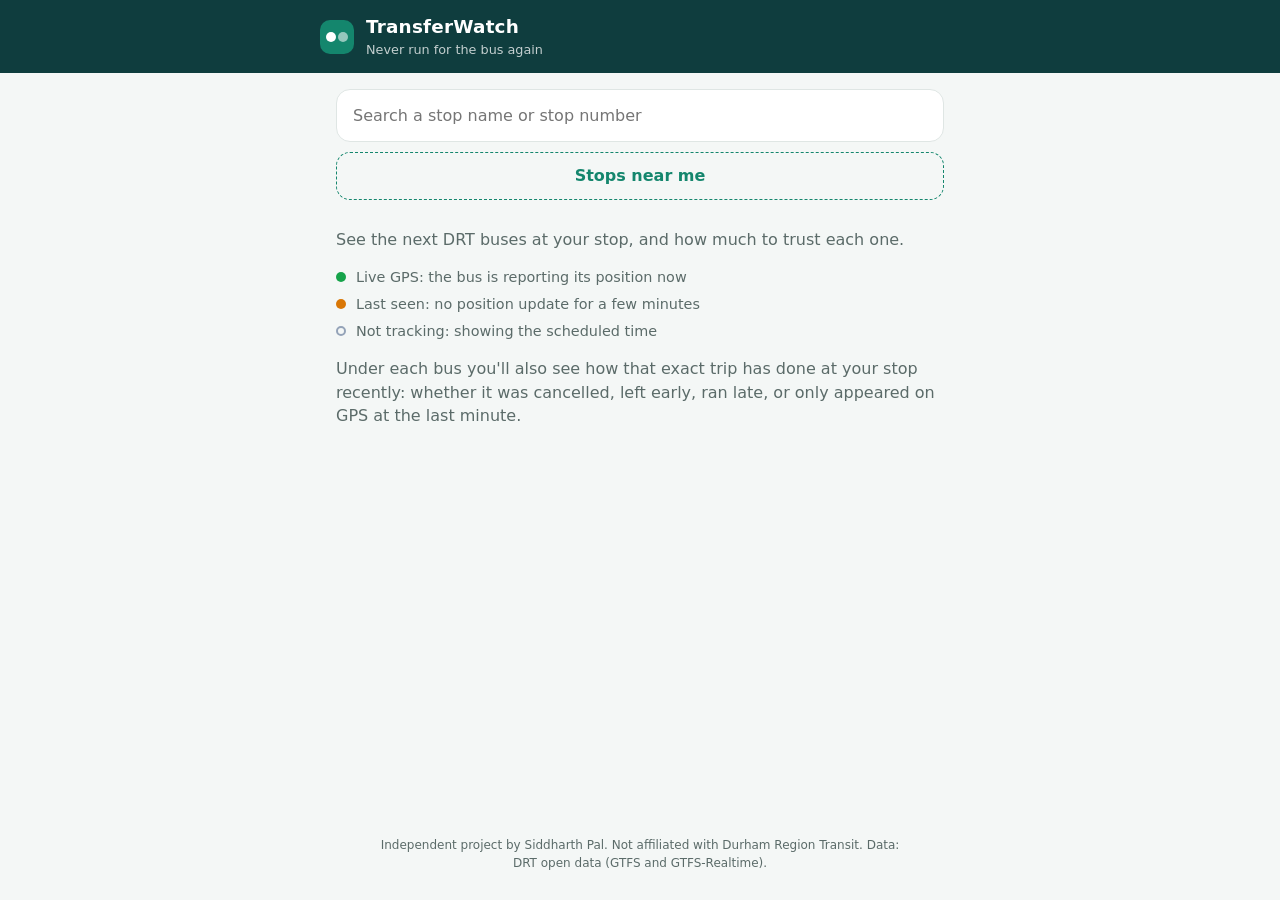
<file: docs/index.html>
<!DOCTYPE html>
<html lang="en">
<head>
  <meta charset="utf-8">
  <meta name="viewport" content="width=device-width, initial-scale=1, viewport-fit=cover">
  <title>TransferWatch · Live DRT arrivals</title>
  <meta name="description" content="Live Durham Region Transit arrivals that show when a bus is really tracking, cancelled, or schedule-only.">
  <meta name="theme-color" content="#0f3d3e">
  <link rel="icon" href="data:,">
  <link rel="stylesheet" href="style.css?v=5">
</head>
<body>
  <header class="top">
    <a class="brand" href="./" id="homeLink">
      <span class="logo" aria-hidden="true"></span>
      <span><strong>TransferWatch</strong><small>Never run for the bus again</small></span>
    </a>
  </header>

  <main>
    <!-- Home: search, near me, saved stops -->
    <section id="home">
      <label class="search">
        <span class="sr">Search stops</span>
        <input id="q" type="search" autocomplete="off" placeholder="Search a stop name or stop number">
      </label>
      <button id="near" class="ghost" type="button">Stops near me</button>
      <p id="nearMsg" class="hint" hidden></p>
      <ul id="results" class="list"></ul>

      <h2 id="savedTitle" hidden>Saved stops</h2>
      <ul id="saved" class="list"></ul>

      <div class="intro" id="intro">
        <p>See the next DRT buses at your stop, and how much to trust each one.</p>
        <ul class="legend">
          <li><span class="dot live"></span>Live GPS: the bus is reporting its position now</li>
          <li><span class="dot stale"></span>Last seen: no position update for a few minutes</li>
          <li><span class="dot none"></span>Not tracking: showing the scheduled time</li>
        </ul>
        <p>Under each bus you'll also see how that exact trip has done at your stop recently:
          whether it was cancelled, left early, ran late, or only appeared on GPS at the last minute.</p>
      </div>
    </section>

    <!-- Stop board -->
    <section id="stop" hidden>
      <div class="stophead">
        <button id="back" class="icon" type="button" aria-label="Back to search">&#8592;</button>
        <div class="stopname">
          <h1 id="stopName"></h1>
          <p id="stopMeta"></p>
        </div>
        <button id="star" class="icon" type="button" aria-pressed="false" aria-label="Save stop">&#9734;</button>
      </div>
      <label class="walkrow">
        <span>Your walk to this stop</span>
        <select id="walk" aria-label="Your walk time to this stop"></select>
      </label>
      <div id="alerts"></div>
      <ol id="arrivals" class="arrivals" aria-live="polite"></ol>
      <p id="status" class="hint"></p>
    </section>
  </main>

  <footer>
    <p>Independent project by Siddharth Pal. Not affiliated with Durham Region Transit.
      Data: DRT open data (GTFS and GTFS-Realtime).</p>
  </footer>

  <script src="config.js?v=5"></script>
  <script src="app.js?v=5"></script>
</body>
</html>
</file>
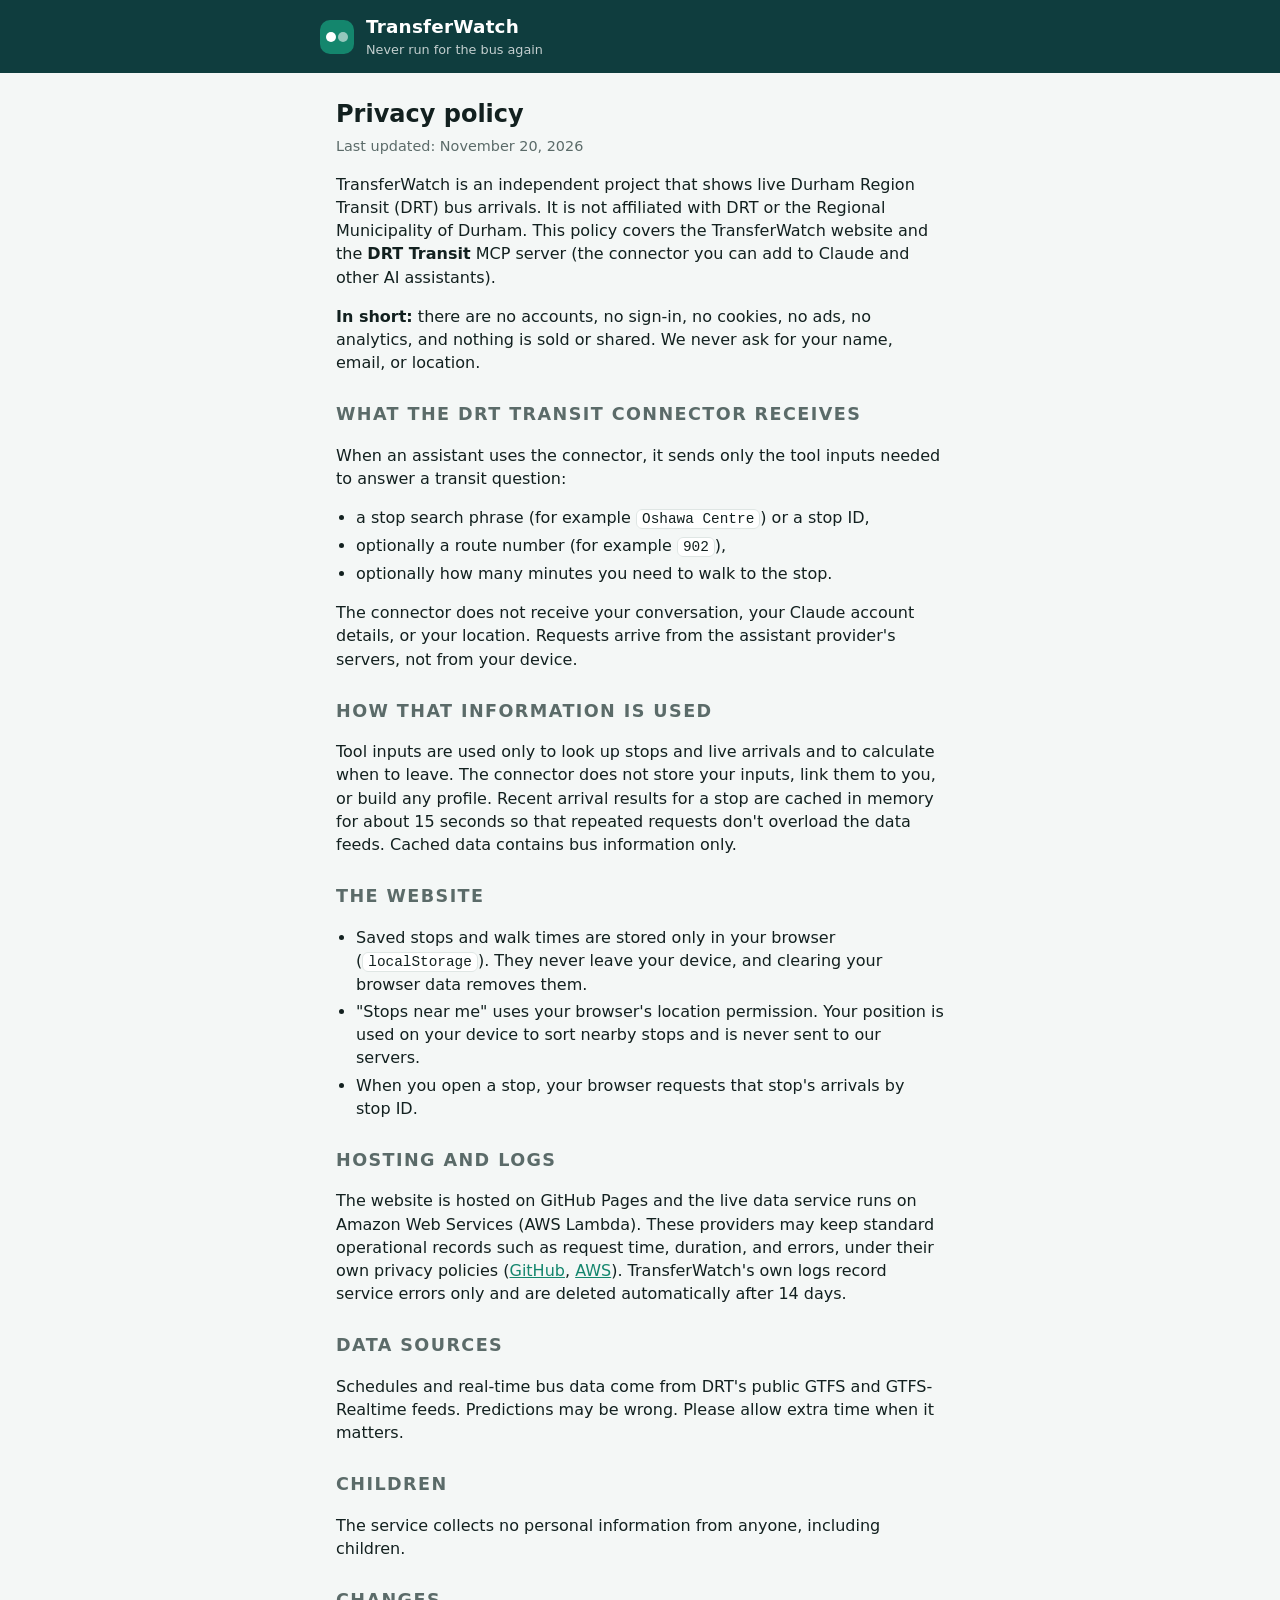
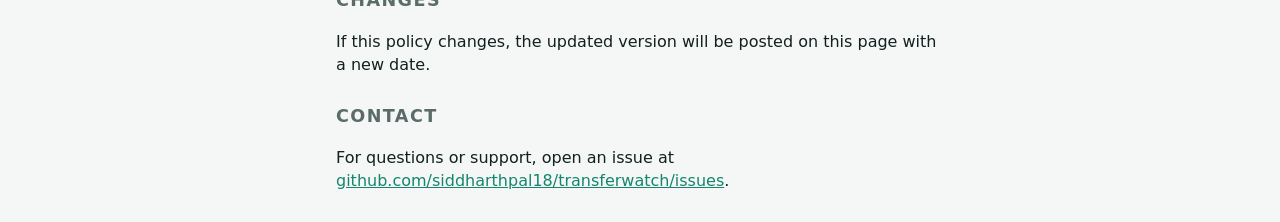
<file: docs/privacy.html>
<!DOCTYPE html>
<html lang="en">
<head>
  <meta charset="utf-8">
  <meta name="viewport" content="width=device-width, initial-scale=1, viewport-fit=cover">
  <title>Privacy · TransferWatch</title>
  <meta name="description" content="Privacy policy for the TransferWatch web app and the DRT Transit MCP server.">
  <meta name="theme-color" content="#0f3d3e">
  <link rel="icon" href="data:,">
  <link rel="stylesheet" href="style.css?v=5">
  <style>
    .policy h1 { font-size: 1.5rem; margin: 8px 0 4px; }
    .policy h2 { font-size: 1.1rem; margin: 28px 0 6px; }
    .policy p, .policy li { color: var(--ink); }
    .policy .updated { color: var(--muted); font-size: .9rem; margin: 0 0 16px; }
    .policy ul { padding-left: 20px; }
    .policy li { margin: 4px 0; }
    .policy code { background: var(--card); border: 1px solid var(--line); border-radius: 6px; padding: 1px 5px; font-size: .9em; }
    .policy a { color: var(--accent); }
  </style>
</head>
<body>
  <header class="top">
    <a class="brand" href="./">
      <span class="logo" aria-hidden="true"></span>
      <span><strong>TransferWatch</strong><small>Never run for the bus again</small></span>
    </a>
  </header>

  <main class="policy">
    <h1>Privacy policy</h1>
    <p class="updated">Last updated: November 20, 2026</p>

    <p>TransferWatch is an independent project that shows live Durham Region Transit (DRT) bus
    arrivals. It is not affiliated with DRT or the Regional Municipality of Durham. This policy
    covers the TransferWatch website and the <strong>DRT Transit</strong> MCP server (the connector
    you can add to Claude and other AI assistants).</p>

    <p><strong>In short:</strong> there are no accounts, no sign-in, no cookies, no ads, no analytics,
    and nothing is sold or shared. We never ask for your name, email, or location.</p>

    <h2>What the DRT Transit connector receives</h2>
    <p>When an assistant uses the connector, it sends only the tool inputs needed to answer a transit question:</p>
    <ul>
      <li>a stop search phrase (for example <code>Oshawa Centre</code>) or a stop ID,</li>
      <li>optionally a route number (for example <code>902</code>),</li>
      <li>optionally how many minutes you need to walk to the stop.</li>
    </ul>
    <p>The connector does not receive your conversation, your Claude account details, or your location.
    Requests arrive from the assistant provider's servers, not from your device.</p>

    <h2>How that information is used</h2>
    <p>Tool inputs are used only to look up stops and live arrivals and to calculate when to leave.
    The connector does not store your inputs, link them to you, or build any profile. Recent
    arrival results for a stop are cached in memory for about 15 seconds so that repeated requests
    don't overload the data feeds. Cached data contains bus information only.</p>

    <h2>The website</h2>
    <ul>
      <li>Saved stops and walk times are stored only in your browser (<code>localStorage</code>).
      They never leave your device, and clearing your browser data removes them.</li>
      <li>"Stops near me" uses your browser's location permission. Your position is used on your
      device to sort nearby stops and is never sent to our servers.</li>
      <li>When you open a stop, your browser requests that stop's arrivals by stop ID.</li>
    </ul>

    <h2>Hosting and logs</h2>
    <p>The website is hosted on GitHub Pages and the live data service runs on Amazon Web Services
    (AWS Lambda). These providers may keep standard operational records such as request time,
    duration, and errors, under their own privacy policies
    (<a href="https://docs.github.com/en/site-policy/privacy-policies/github-general-privacy-statement">GitHub</a>,
    <a href="https://aws.amazon.com/privacy/">AWS</a>). TransferWatch's own logs record service
    errors only and are deleted automatically after 14 days.</p>

    <h2>Data sources</h2>
    <p>Schedules and real-time bus data come from DRT's public GTFS and GTFS-Realtime feeds.
    Predictions may be wrong. Please allow extra time when it matters.</p>

    <h2>Children</h2>
    <p>The service collects no personal information from anyone, including children.</p>

    <h2>Changes</h2>
    <p>If this policy changes, the updated version will be posted on this page with a new date.</p>

    <h2>Contact</h2>
    <p>For questions or support, open an issue at
    <a href="https://github.com/siddharthpal18/transferwatch/issues">github.com/siddharthpal18/transferwatch/issues</a>.</p>
  </main>
</body>
</html>
</file>
<file: docs/style.css>
:root {
  --ink: #12201f;
  --muted: #5b6b69;
  --line: #dfe6e4;
  --bg: #f4f7f6;
  --card: #ffffff;
  --brand: #0f3d3e;
  --accent: #14866d;
  --live: #16a34a;
  --stale: #d97706;
  --none: #94a3b8;
  --bad: #c2410c;
  --radius: 14px;
}
* { box-sizing: border-box; }
html, body { margin: 0; }
body {
  font: 16px/1.45 system-ui, -apple-system, "Segoe UI", Roboto, sans-serif;
  color: var(--ink);
  background: var(--bg);
  min-height: 100vh;
  display: flex;
  flex-direction: column;
}
main { flex: 1; width: 100%; max-width: 640px; margin: 0 auto; padding: 16px; }
.sr { position: absolute; width: 1px; height: 1px; overflow: hidden; clip: rect(0 0 0 0); }

/* Header */
.top { background: var(--brand); color: #fff; padding: 14px 16px calc(14px); padding-top: max(14px, env(safe-area-inset-top)); }
.brand { display: flex; gap: 12px; align-items: center; color: inherit; text-decoration: none; max-width: 640px; margin: 0 auto; }
.brand strong { display: block; font-size: 1.15rem; letter-spacing: .2px; }
.brand small { display: block; opacity: .75; font-size: .8rem; }
.logo { width: 34px; height: 34px; border-radius: 10px; background: var(--accent); position: relative; flex: none; }
.logo::before, .logo::after { content: ""; position: absolute; border-radius: 50%; background: #fff; }
.logo::before { width: 10px; height: 10px; left: 6px; top: 12px; }
.logo::after { width: 10px; height: 10px; right: 6px; top: 12px; opacity: .55; }

/* Search */
.search input {
  width: 100%; font: inherit; padding: 14px 16px; border-radius: var(--radius);
  border: 1px solid var(--line); background: var(--card); outline: none;
}
.search input:focus { border-color: var(--accent); box-shadow: 0 0 0 3px rgba(20,134,109,.15); }
button { font: inherit; cursor: pointer; }
.ghost {
  margin-top: 10px; width: 100%; padding: 11px; border-radius: var(--radius);
  border: 1px dashed var(--accent); color: var(--accent); background: transparent; font-weight: 600;
}
.hint { color: var(--muted); font-size: .85rem; }
h2 { font-size: .8rem; text-transform: uppercase; letter-spacing: .08em; color: var(--muted); margin: 22px 4px 8px; }

.list { list-style: none; margin: 10px 0 0; padding: 0; }
.list li button {
  width: 100%; text-align: left; background: var(--card); border: 1px solid var(--line);
  border-radius: 12px; padding: 12px 14px; margin-bottom: 8px; display: flex; gap: 10px;
  justify-content: space-between; align-items: center; color: var(--ink);
}
.list li button:hover { border-color: var(--accent); }
.list .name { font-weight: 600; }
.list .sub { color: var(--muted); font-size: .82rem; }
.list .dist { color: var(--accent); font-size: .85rem; font-weight: 600; white-space: nowrap; }

.intro { margin-top: 28px; color: var(--muted); }
.legend { list-style: none; padding: 0; margin: 10px 0 0; font-size: .9rem; }
.legend li { display: flex; gap: 10px; align-items: center; margin: 6px 0; }

/* Status dots */
.dot { width: 10px; height: 10px; border-radius: 50%; display: inline-block; flex: none; }
.dot.live { background: var(--live); box-shadow: 0 0 0 0 rgba(22,163,74,.5); animation: pulse 2s infinite; }
.dot.stale { background: var(--stale); }
.dot.none { background: transparent; border: 2px solid var(--none); }
@keyframes pulse { 70% { box-shadow: 0 0 0 7px rgba(22,163,74,0); } 100% { box-shadow: 0 0 0 0 rgba(22,163,74,0); } }
@media (prefers-reduced-motion: reduce) { .dot.live { animation: none; } }

/* Stop board */
.stophead { display: flex; gap: 8px; align-items: flex-start; margin-bottom: 12px; }
.stopname { flex: 1; min-width: 0; }
.stopname h1 { font-size: 1.3rem; margin: 2px 0 2px; line-height: 1.25; }
.stopname p { margin: 0; color: var(--muted); font-size: .85rem; }
.icon {
  width: 40px; height: 40px; border-radius: 12px; border: 1px solid var(--line);
  background: var(--card); font-size: 1.2rem; color: var(--ink); flex: none;
}
.icon[aria-pressed="true"] { color: #b45309; border-color: #f2c94c; background: #fff8e1; }

.alert {
  background: #fff7ed; border: 1px solid #fed7aa; border-left: 4px solid var(--bad);
  border-radius: 12px; padding: 10px 12px; margin-bottom: 10px; font-size: .92rem;
}
.alert summary { cursor: pointer; font-weight: 600; list-style: none; }
.alert summary::-webkit-details-marker { display: none; }
.alert .tag { font-size: .72rem; text-transform: uppercase; letter-spacing: .06em; color: var(--bad); font-weight: 700; margin-right: 6px; }
.alert p { margin: 8px 0 0; white-space: pre-line; color: #4a3b2a; }
.alert a { color: var(--bad); }

.arrivals { list-style: none; padding: 0; margin: 0; }
.arr {
  background: var(--card); border: 1px solid var(--line); border-radius: var(--radius);
  padding: 12px 14px; margin-bottom: 10px; display: grid;
  grid-template-columns: auto 1fr auto; gap: 4px 12px; align-items: center;
}
.route {
  min-width: 48px; height: 36px; padding: 0 8px; border-radius: 10px; display: grid; place-items: center;
  font-weight: 800; font-size: 1rem; grid-row: span 2;
}
.head { font-weight: 600; overflow: hidden; text-overflow: ellipsis; white-space: nowrap; }
.track { display: flex; flex-wrap: wrap; gap: 2px 6px; align-items: center; font-size: .84rem; color: var(--muted); grid-column: 2; }
.when { text-align: right; grid-row: span 2; white-space: nowrap; }
.tgroup { display: inline-flex; gap: 7px; align-items: center; }
.mins { font-size: 1.35rem; font-weight: 800; line-height: 1.1; }
.mins small { font-size: .8rem; font-weight: 600; margin-left: 2px; }
.clock { font-size: .8rem; color: var(--muted); }
.late { color: var(--bad); font-weight: 600; }
.early { color: #7c3aed; font-weight: 600; }
.ontime { color: var(--live); font-weight: 600; }

.walkrow { display: flex; align-items: center; justify-content: space-between; gap: 10px;
  background: var(--card); border: 1px solid var(--line); border-radius: 12px; padding: 8px 12px; margin-bottom: 12px; font-size: .9rem; color: var(--muted); }
.walkrow select { font: inherit; color: var(--ink); background: var(--bg); border: 1px solid var(--line); border-radius: 8px; padding: 6px 8px; }
.plan { grid-column: 1 / 4; margin-top: 8px; padding: 7px 10px; border-radius: 10px; font-weight: 700; font-size: .9rem; }
.plan.good { background: #e8f6ee; color: #11683a; }
.plan.hurry { background: #fff4dc; color: #8a5300; }
.plan.miss { background: #ffece6; color: var(--bad); }
.odds { grid-column: 1 / 4; display: flex; flex-wrap: wrap; align-items: baseline; gap: 4px 14px; margin-top: 8px; font-size: .84rem; color: var(--muted); }
.oddlabel { font-weight: 600; }
.odd b { color: var(--ink); font-weight: 700; }
.likely { font-size: .7rem; color: var(--muted); text-transform: uppercase; letter-spacing: .05em; }
.insights { grid-column: 1 / 4; display: flex; flex-wrap: wrap; gap: 6px; margin-top: 6px; }
.chip { font-size: .78rem; line-height: 1.3; padding: 4px 9px; border-radius: 999px; border: 1px solid var(--line); color: var(--muted); background: var(--bg); }
.chip.warn { color: #9a5b00; background: #fff7e6; border-color: #f5d49a; }
.chip.bad { color: var(--bad); background: #fff1ec; border-color: #fbcdbd; }

.arr.sched .mins { color: var(--muted); }
.arr.cancelled, .arr.skipped { background: #fff5f2; border-color: #fbd5c8; }
.arr.cancelled .head, .arr.skipped .head { text-decoration: line-through; color: var(--muted); }
.arr.cancelled .mins, .arr.skipped .mins { font-size: 1rem; color: var(--bad); }

.empty { background: var(--card); border: 1px dashed var(--line); border-radius: var(--radius); padding: 22px; text-align: center; color: var(--muted); }
.error { color: var(--bad); }

footer { color: var(--muted); font-size: .75rem; text-align: center; padding: 18px 16px 28px; }
footer p { max-width: 520px; margin: 0 auto; }

@media (prefers-color-scheme: dark) {
  :root { --ink: #e7eeec; --muted: #9fb0ad; --line: #2a3735; --bg: #0e1615; --card: #16211f; }
  .alert { background: #2a1d14; border-color: #5b3a22; }
  .alert p { color: #e9d6c4; }
  .arr.cancelled, .arr.skipped { background: #261a16; border-color: #4a2e25; }
  .icon[aria-pressed="true"] { background: #3a2f12; border-color: #8a6d1e; color: #f2c94c; }
  .plan.good { background: #0f2e1f; color: #6fe0a0; }
  .plan.hurry { background: #2e2410; color: #f2c46d; }
  .plan.miss { background: #2e1712; color: #ff9b7a; }
  .chip.warn { color: #f2c46d; background: #2b2210; border-color: #5c4718; }
  .chip.bad { color: #ff9b7a; background: #2b1812; border-color: #5c2e20; }
}
</file>
